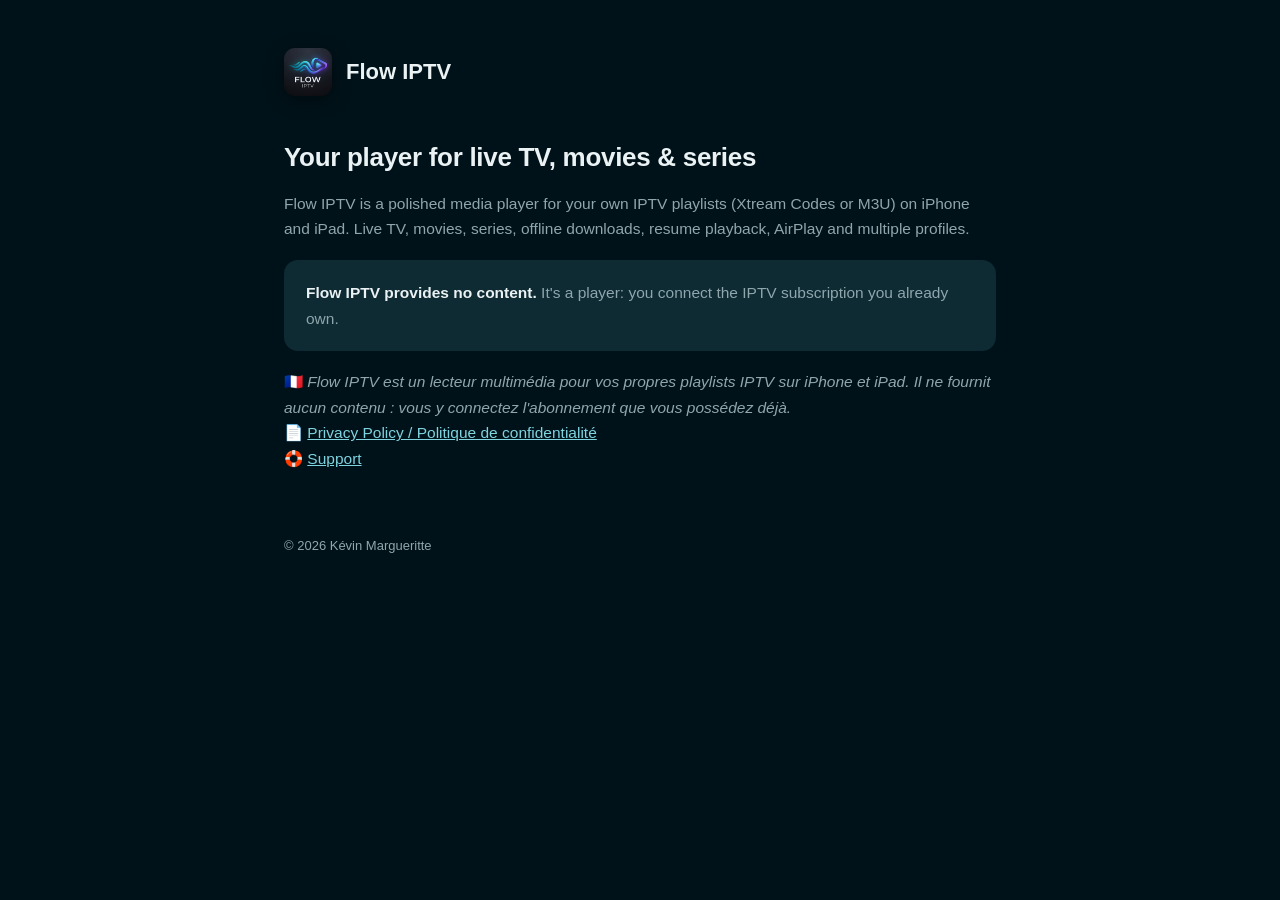
<file: index.html>
<!doctype html>
<html lang="en">
<head>
  <meta charset="utf-8">
  <meta name="viewport" content="width=device-width, initial-scale=1">
  <title>Flow IPTV — Your player for live TV &amp; VOD</title>
  <link rel="icon" type="image/png" href="logo.png">
  <link rel="stylesheet" href="style.css">
</head>
<body>
  <div class="wrap">
    <header>
      <img class="logo" src="logo.png" alt="Flow IPTV">
      <h1>Flow IPTV</h1>
    </header>

    <h2>Your player for live TV, movies &amp; series</h2>
    <p>Flow IPTV is a polished media player for your own IPTV playlists (Xtream Codes or M3U)
    on iPhone and iPad. Live TV, movies, series, offline downloads, resume playback, AirPlay
    and multiple profiles.</p>

    <div class="card">
      <p><strong>Flow IPTV provides no content.</strong> It's a player: you connect the IPTV
      subscription you already own.</p>
    </div>

    <p>🇫🇷 <em>Flow IPTV est un lecteur multimédia pour vos propres playlists IPTV sur iPhone
    et iPad. Il ne fournit aucun contenu : vous y connectez l'abonnement que vous possédez déjà.</em></p>

    <p>
      📄 <a href="privacy.html">Privacy Policy / Politique de confidentialité</a><br>
      🛟 <a href="support.html">Support</a>
    </p>

    <footer>
      © 2026 Kévin Margueritte
    </footer>
  </div>
</body>
</html>
</file>
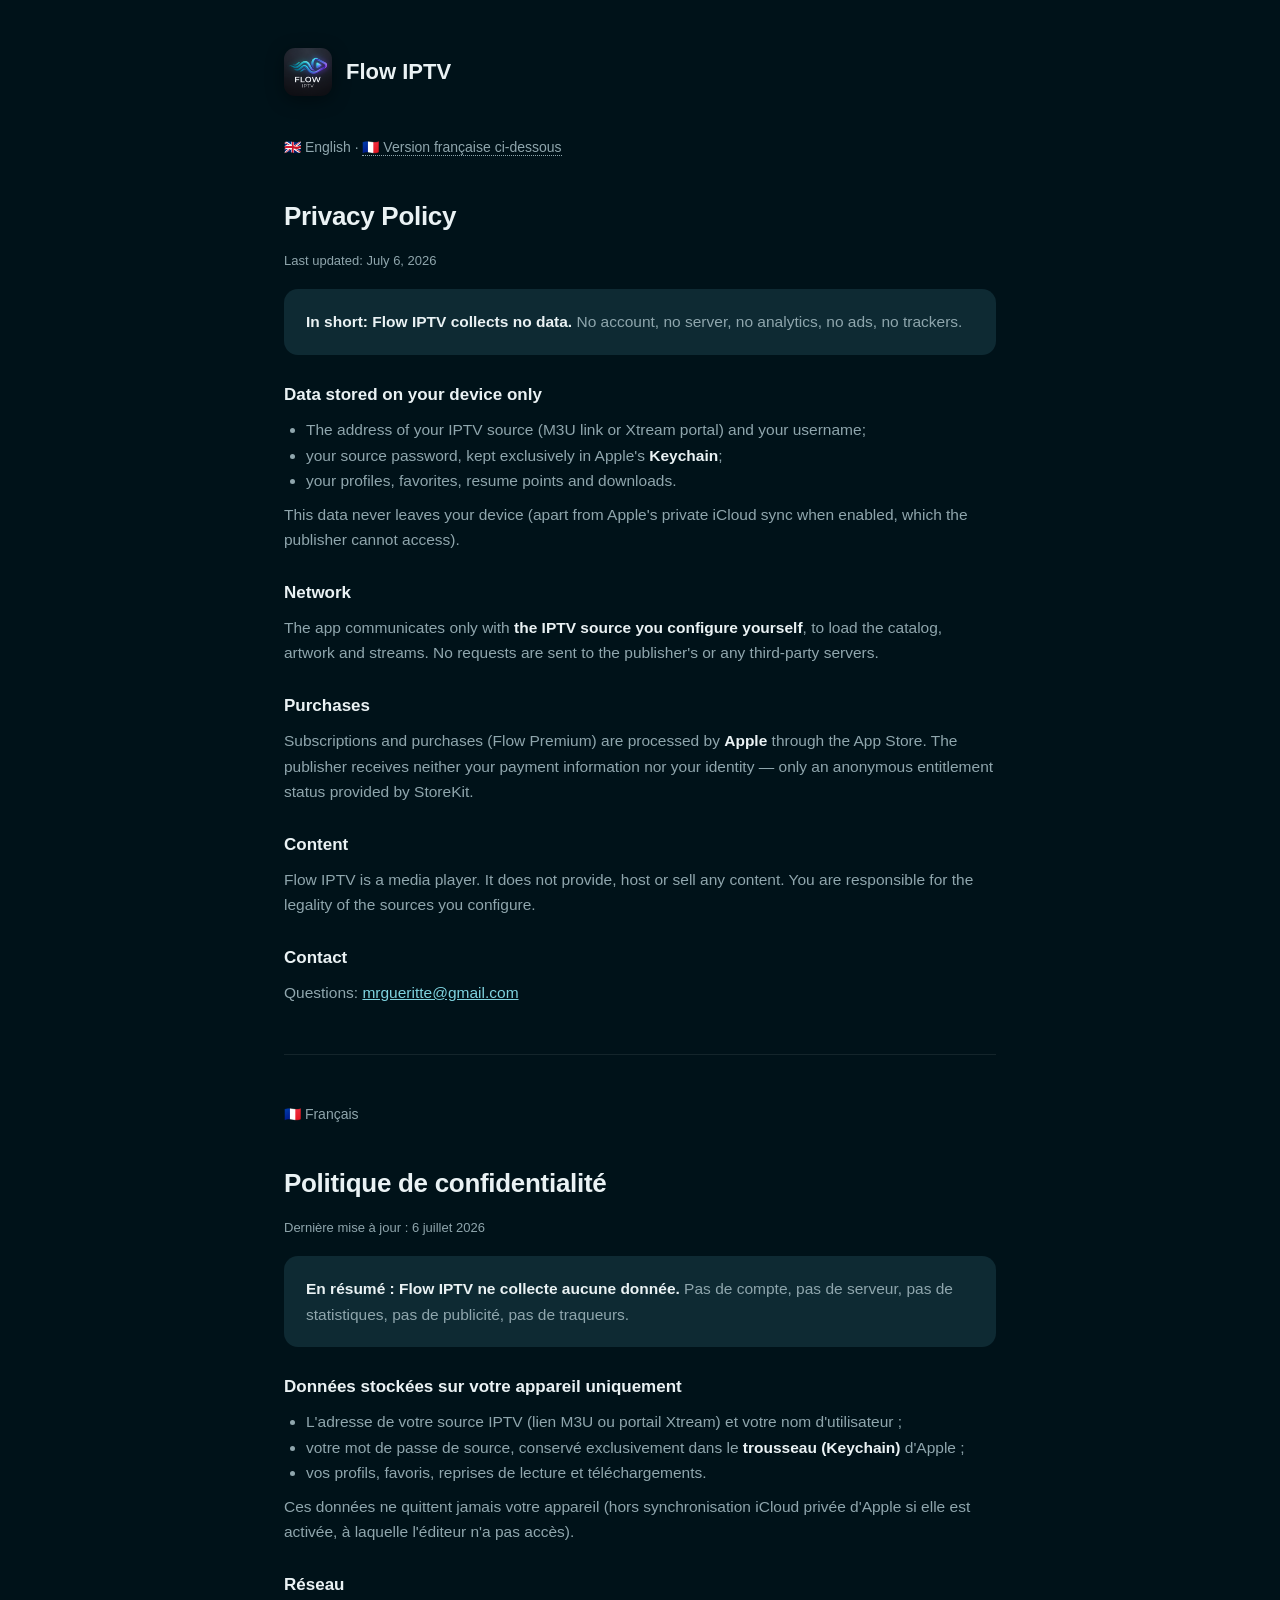
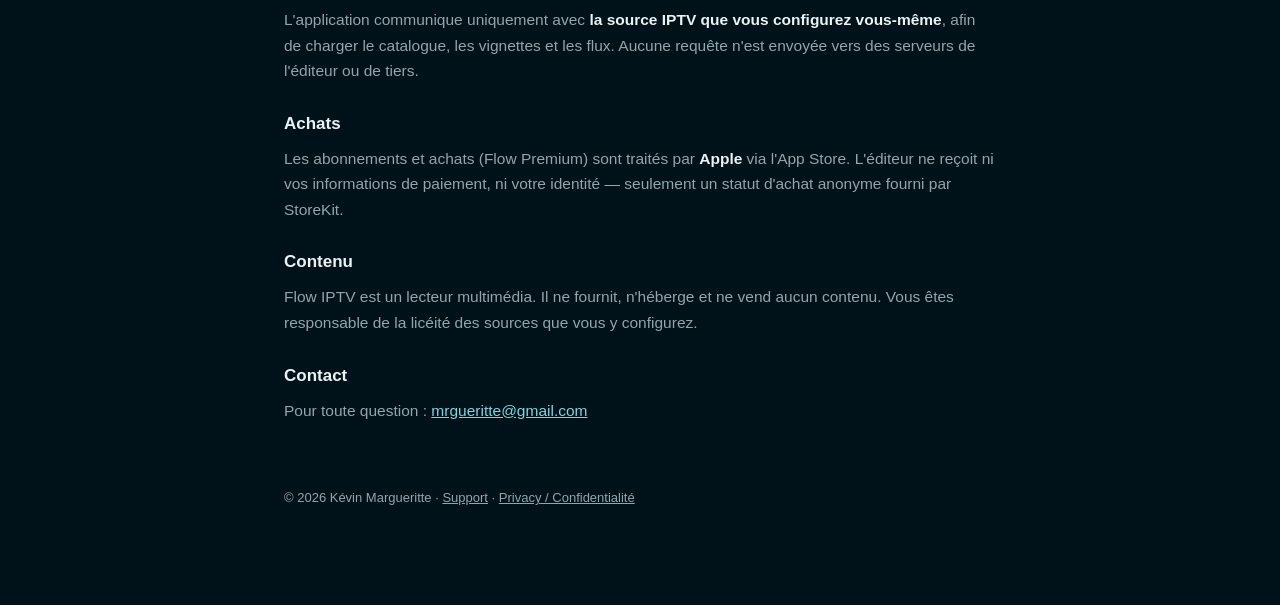
<file: privacy.html>
<!doctype html>
<html lang="en">
<head>
  <meta charset="utf-8">
  <meta name="viewport" content="width=device-width, initial-scale=1">
  <title>Privacy Policy — Flow IPTV</title>
  <link rel="icon" type="image/png" href="logo.png">
  <link rel="stylesheet" href="style.css">
</head>
<body>
  <div class="wrap">
    <header>
      <img class="logo" src="logo.png" alt="Flow IPTV">
      <h1><a href="index.html">Flow IPTV</a></h1>
    </header>
    <nav class="langs">🇬🇧 English · <a href="#francais">🇫🇷 Version française ci-dessous</a></nav>

    <h2>Privacy Policy</h2>
    <p class="updated">Last updated: July 6, 2026</p>

    <div class="card">
      <p><strong>In short: Flow IPTV collects no data.</strong>
      No account, no server, no analytics, no ads, no trackers.</p>
    </div>

    <h3>Data stored on your device only</h3>
    <ul>
      <li>The address of your IPTV source (M3U link or Xtream portal) and your username;</li>
      <li>your source password, kept exclusively in Apple's <strong>Keychain</strong>;</li>
      <li>your profiles, favorites, resume points and downloads.</li>
    </ul>
    <p>This data never leaves your device (apart from Apple's private iCloud sync when
    enabled, which the publisher cannot access).</p>

    <h3>Network</h3>
    <p>The app communicates only with <strong>the IPTV source you configure yourself</strong>,
    to load the catalog, artwork and streams. No requests are sent to the publisher's or any
    third-party servers.</p>

    <h3>Purchases</h3>
    <p>Subscriptions and purchases (Flow Premium) are processed by <strong>Apple</strong>
    through the App Store. The publisher receives neither your payment information nor your
    identity — only an anonymous entitlement status provided by StoreKit.</p>

    <h3>Content</h3>
    <p>Flow IPTV is a media player. It does not provide, host or sell any content. You are
    responsible for the legality of the sources you configure.</p>

    <h3>Contact</h3>
    <p>Questions: <a href="mailto:mrgueritte@gmail.com">mrgueritte@gmail.com</a></p>

    <hr class="sep" id="francais">

    <nav class="langs">🇫🇷 Français</nav>
    <h2>Politique de confidentialité</h2>
    <p class="updated">Dernière mise à jour : 6 juillet 2026</p>

    <div class="card">
      <p><strong>En résumé : Flow IPTV ne collecte aucune donnée.</strong>
      Pas de compte, pas de serveur, pas de statistiques, pas de publicité, pas de traqueurs.</p>
    </div>

    <h3>Données stockées sur votre appareil uniquement</h3>
    <ul>
      <li>L'adresse de votre source IPTV (lien M3U ou portail Xtream) et votre nom d'utilisateur ;</li>
      <li>votre mot de passe de source, conservé exclusivement dans le <strong>trousseau (Keychain)</strong> d'Apple ;</li>
      <li>vos profils, favoris, reprises de lecture et téléchargements.</li>
    </ul>
    <p>Ces données ne quittent jamais votre appareil (hors synchronisation iCloud privée
    d'Apple si elle est activée, à laquelle l'éditeur n'a pas accès).</p>

    <h3>Réseau</h3>
    <p>L'application communique uniquement avec <strong>la source IPTV que vous configurez
    vous-même</strong>, afin de charger le catalogue, les vignettes et les flux. Aucune requête
    n'est envoyée vers des serveurs de l'éditeur ou de tiers.</p>

    <h3>Achats</h3>
    <p>Les abonnements et achats (Flow Premium) sont traités par <strong>Apple</strong> via
    l'App Store. L'éditeur ne reçoit ni vos informations de paiement, ni votre identité —
    seulement un statut d'achat anonyme fourni par StoreKit.</p>

    <h3>Contenu</h3>
    <p>Flow IPTV est un lecteur multimédia. Il ne fournit, n'héberge et ne vend aucun contenu.
    Vous êtes responsable de la licéité des sources que vous y configurez.</p>

    <h3>Contact</h3>
    <p>Pour toute question : <a href="mailto:mrgueritte@gmail.com">mrgueritte@gmail.com</a></p>

    <footer>
      © 2026 Kévin Margueritte · <a href="support.html">Support</a> · <a href="privacy.html">Privacy / Confidentialité</a>
    </footer>
  </div>
</body>
</html>
</file>
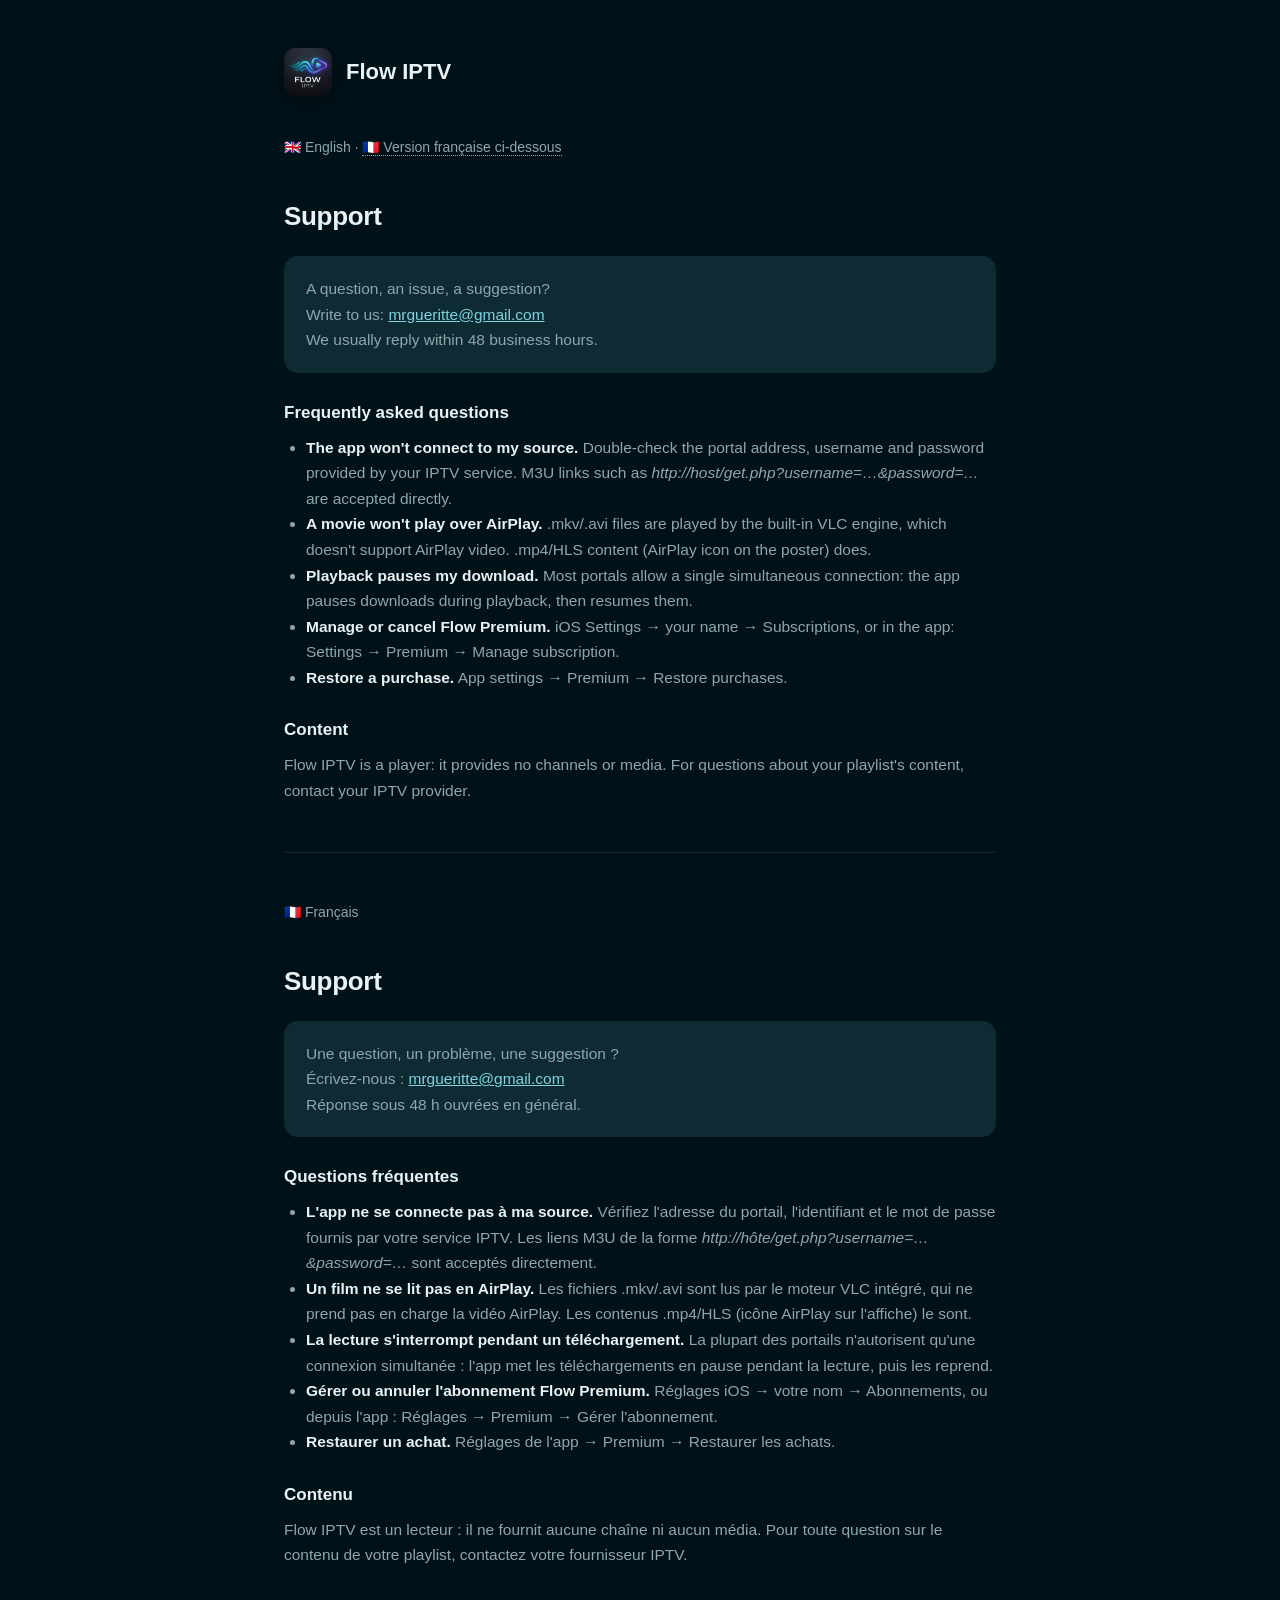
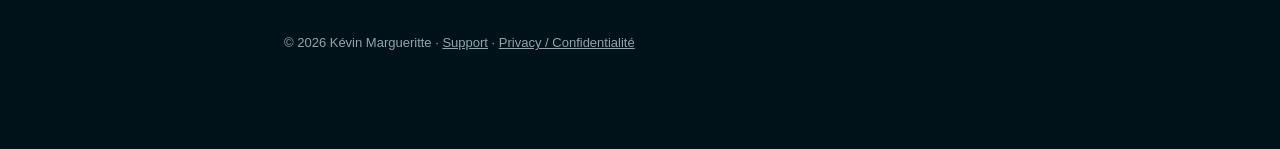
<file: support.html>
<!doctype html>
<html lang="en">
<head>
  <meta charset="utf-8">
  <meta name="viewport" content="width=device-width, initial-scale=1">
  <title>Support — Flow IPTV</title>
  <link rel="icon" type="image/png" href="logo.png">
  <link rel="stylesheet" href="style.css">
</head>
<body>
  <div class="wrap">
    <header>
      <img class="logo" src="logo.png" alt="Flow IPTV">
      <h1><a href="index.html">Flow IPTV</a></h1>
    </header>
    <nav class="langs">🇬🇧 English · <a href="#francais">🇫🇷 Version française ci-dessous</a></nav>

    <h2>Support</h2>

    <div class="card">
      <p>A question, an issue, a suggestion?<br>
      Write to us: <a href="mailto:mrgueritte@gmail.com?subject=Flow%20IPTV%20—%20Support">mrgueritte@gmail.com</a><br>
      We usually reply within 48 business hours.</p>
    </div>

    <h3>Frequently asked questions</h3>
    <ul>
      <li><strong>The app won't connect to my source.</strong> Double-check the portal address,
      username and password provided by your IPTV service. M3U links such as
      <em>http://host/get.php?username=…&amp;password=…</em> are accepted directly.</li>
      <li><strong>A movie won't play over AirPlay.</strong> .mkv/.avi files are played by the
      built-in VLC engine, which doesn't support AirPlay video. .mp4/HLS content (AirPlay icon
      on the poster) does.</li>
      <li><strong>Playback pauses my download.</strong> Most portals allow a single simultaneous
      connection: the app pauses downloads during playback, then resumes them.</li>
      <li><strong>Manage or cancel Flow Premium.</strong> iOS Settings → your name →
      Subscriptions, or in the app: Settings → Premium → Manage subscription.</li>
      <li><strong>Restore a purchase.</strong> App settings → Premium → Restore purchases.</li>
    </ul>

    <h3>Content</h3>
    <p>Flow IPTV is a player: it provides no channels or media. For questions about your
    playlist's content, contact your IPTV provider.</p>

    <hr class="sep" id="francais">

    <nav class="langs">🇫🇷 Français</nav>
    <h2>Support</h2>

    <div class="card">
      <p>Une question, un problème, une suggestion ?<br>
      Écrivez-nous : <a href="mailto:mrgueritte@gmail.com?subject=Flow%20IPTV%20—%20Support">mrgueritte@gmail.com</a><br>
      Réponse sous 48 h ouvrées en général.</p>
    </div>

    <h3>Questions fréquentes</h3>
    <ul>
      <li><strong>L'app ne se connecte pas à ma source.</strong> Vérifiez l'adresse du portail,
      l'identifiant et le mot de passe fournis par votre service IPTV. Les liens M3U de la forme
      <em>http://hôte/get.php?username=…&amp;password=…</em> sont acceptés directement.</li>
      <li><strong>Un film ne se lit pas en AirPlay.</strong> Les fichiers .mkv/.avi sont lus par
      le moteur VLC intégré, qui ne prend pas en charge la vidéo AirPlay. Les contenus .mp4/HLS
      (icône AirPlay sur l'affiche) le sont.</li>
      <li><strong>La lecture s'interrompt pendant un téléchargement.</strong> La plupart des
      portails n'autorisent qu'une connexion simultanée : l'app met les téléchargements en pause
      pendant la lecture, puis les reprend.</li>
      <li><strong>Gérer ou annuler l'abonnement Flow Premium.</strong> Réglages iOS →
      votre nom → Abonnements, ou depuis l'app : Réglages → Premium → Gérer l'abonnement.</li>
      <li><strong>Restaurer un achat.</strong> Réglages de l'app → Premium → Restaurer les achats.</li>
    </ul>

    <h3>Contenu</h3>
    <p>Flow IPTV est un lecteur : il ne fournit aucune chaîne ni aucun média. Pour toute question
    sur le contenu de votre playlist, contactez votre fournisseur IPTV.</p>

    <footer>
      © 2026 Kévin Margueritte · <a href="support.html">Support</a> · <a href="privacy.html">Privacy / Confidentialité</a>
    </footer>
  </div>
</body>
</html>
</file>
<file: style.css>
:root {
  --bg: #001219;
  --card: #0e2a33;
  --text: #eaf2f4;
  --muted: #8fa6ad;
  --accent: #ffffff;
}
* { margin: 0; padding: 0; box-sizing: border-box; }
body {
  font-family: -apple-system, BlinkMacSystemFont, "Segoe UI", Roboto, Helvetica, Arial, sans-serif;
  background: var(--bg);
  color: var(--text);
  line-height: 1.65;
  -webkit-font-smoothing: antialiased;
}
.wrap { max-width: 760px; margin: 0 auto; padding: 48px 24px 96px; }
header { display: flex; align-items: center; gap: 14px; margin-bottom: 40px; }
header img.logo {
  width: 48px; height: 48px; border-radius: 11px;
  box-shadow: 0 4px 18px rgba(0,0,0,.4);
}
header h1 { font-size: 22px; font-weight: 700; }
header a { color: var(--text); text-decoration: none; }
nav.langs { margin-bottom: 28px; font-size: 14px; color: var(--muted); }
nav.langs a { color: var(--muted); text-decoration: none; border-bottom: 1px dotted var(--muted); }
nav.langs a:hover { color: var(--text); }
h2 { font-size: 26px; font-weight: 800; margin: 36px 0 12px; letter-spacing: -.3px; }
h3 { font-size: 17px; font-weight: 700; margin: 26px 0 8px; }
p, li { color: var(--muted); font-size: 15.5px; }
ul { padding-left: 22px; margin: 8px 0; }
strong { color: var(--text); font-weight: 600; }
a { color: #7fd4e0; }
.card {
  background: var(--card); border-radius: 14px; padding: 20px 22px; margin: 18px 0;
}
.updated { font-size: 13px; color: var(--muted); margin-top: 6px; }
hr.sep { border: none; border-top: 1px solid #ffffff14; margin: 48px 0; }
footer { margin-top: 64px; font-size: 13px; color: var(--muted); }
footer a { color: var(--muted); }
</file>
